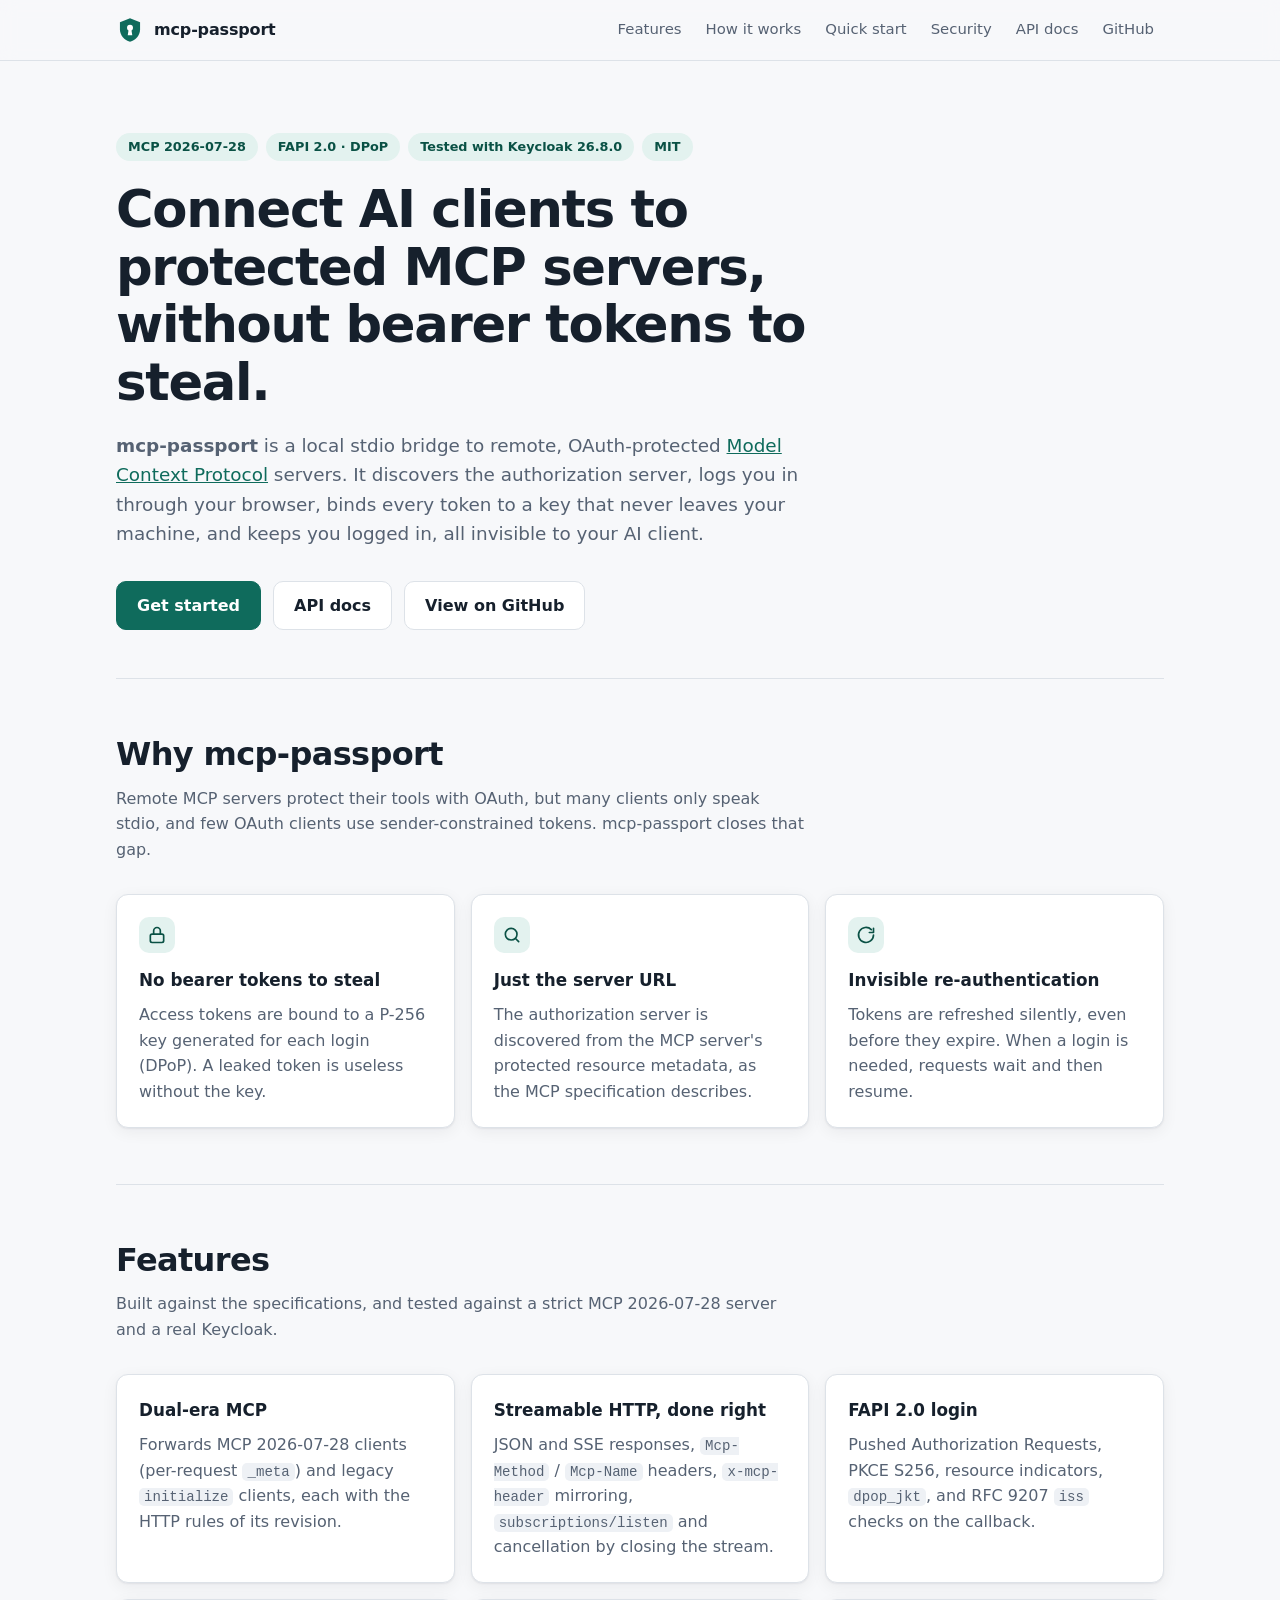
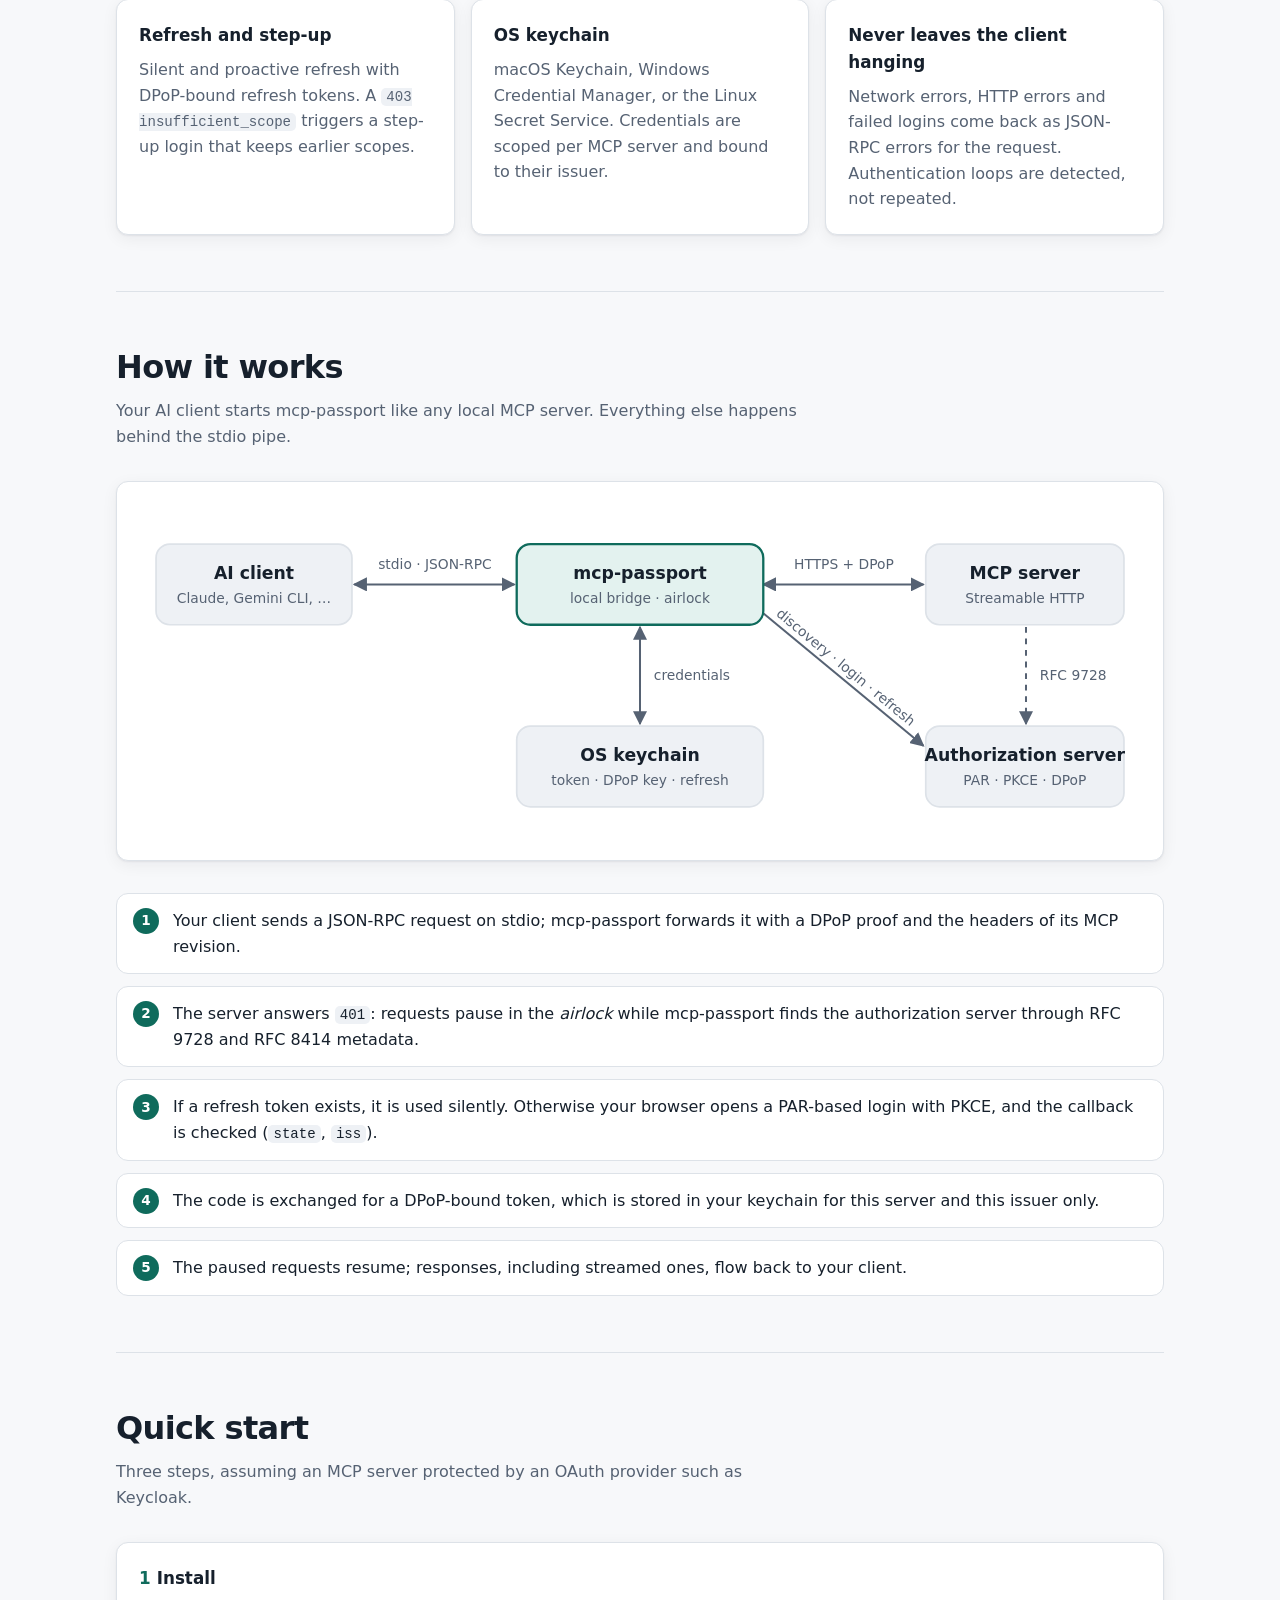
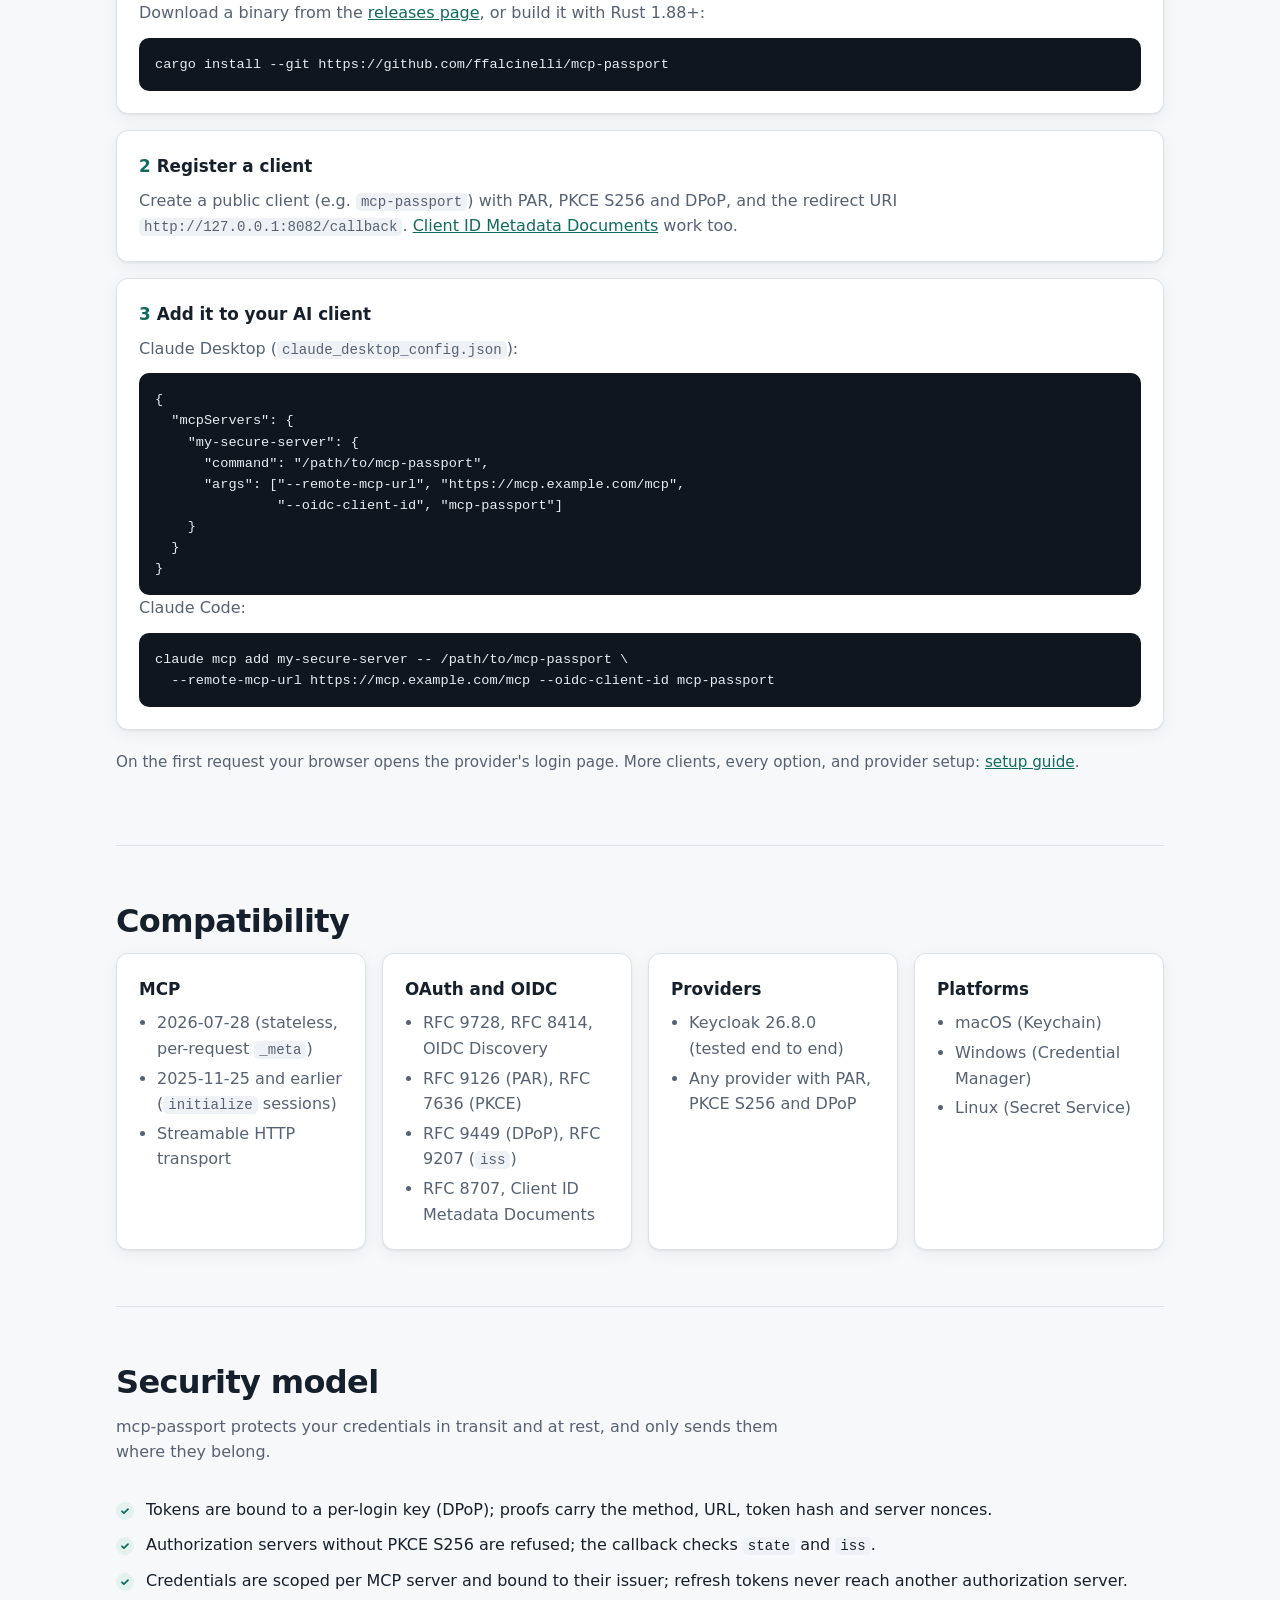
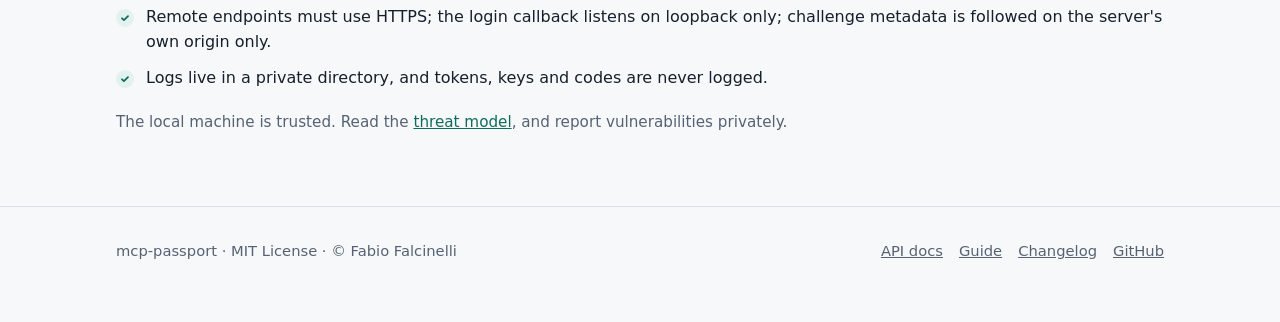
<file: site/index.html>
<!doctype html>
<html lang="en">
<head>
  <meta charset="utf-8">
  <meta name="viewport" content="width=device-width, initial-scale=1">
  <title>mcp-passport</title>
  <meta name="description" content="A local stdio bridge that connects AI clients to OAuth-protected remote MCP servers, with FAPI 2.0 security: PAR, PKCE and DPoP-bound tokens.">
  <meta property="og:title" content="mcp-passport">
  <meta property="og:description" content="Connect AI clients to OAuth-protected MCP servers with DPoP-bound tokens, spec-compliant discovery and silent re-authentication.">
  <meta property="og:type" content="website">
  <meta name="theme-color" content="#0f6b5c">
  <link rel="icon" href="favicon.svg" type="image/svg+xml">
  <link rel="stylesheet" href="style.css">
</head>
<body>
  <header class="site-header">
    <div class="wrap">
      <a class="brand" href="./" aria-label="mcp-passport home">
        <svg viewBox="0 0 32 32" aria-hidden="true">
          <path class="shield" d="M16 2.5 4.5 7v8.2c0 7.1 4.9 12.4 11.5 14.3 6.6-1.9 11.5-7.2 11.5-14.3V7L16 2.5Z"/>
          <circle class="keyhole" cx="16" cy="13.5" r="3.4"/>
          <path class="keyhole" d="M14.4 15.8h3.2l1 6.2h-5.2l1-6.2Z"/>
        </svg>
        mcp-passport
      </a>
      <nav class="site-nav" aria-label="Main">
        <a class="optional" href="#features">Features</a>
        <a class="optional" href="#how-it-works">How it works</a>
        <a class="optional" href="#quick-start">Quick start</a>
        <a class="optional" href="#security">Security</a>
        <a href="latest/mcp_passport/">API docs</a>
        <a href="https://github.com/ffalcinelli/mcp-passport">GitHub</a>
      </nav>
    </div>
  </header>

  <main>
    <div class="wrap">
      <section class="hero" aria-labelledby="hero-title">
        <ul class="eyebrow" aria-label="Highlights">
          <li>MCP 2026-07-28</li>
          <li>FAPI 2.0 · DPoP</li>
          <li>Tested with Keycloak 26.8.0</li>
          <li>MIT</li>
        </ul>
        <h1 id="hero-title">Connect AI clients to protected MCP servers, without bearer tokens to steal.</h1>
        <p class="lead">
          <strong>mcp-passport</strong> is a local stdio bridge to remote, OAuth-protected
          <a href="https://modelcontextprotocol.io">Model Context Protocol</a> servers. It discovers the
          authorization server, logs you in through your browser, binds every token to a key that
          never leaves your machine, and keeps you logged in, all invisible to your AI client.
        </p>
        <div class="actions">
          <a class="button primary" href="#quick-start">Get started</a>
          <a class="button" href="latest/mcp_passport/">API docs</a>
          <a class="button" href="https://github.com/ffalcinelli/mcp-passport">View on GitHub</a>
        </div>
      </section>

      <section id="why" aria-labelledby="why-title">
        <h2 id="why-title">Why mcp-passport</h2>
        <p class="section-lead">
          Remote MCP servers protect their tools with OAuth, but many clients only speak stdio, and few
          OAuth clients use sender-constrained tokens. mcp-passport closes that gap.
        </p>
        <div class="grid">
          <article class="card">
            <div class="icon" aria-hidden="true">
              <svg viewBox="0 0 24 24" fill="none" stroke="currentColor" stroke-width="2" stroke-linecap="round" stroke-linejoin="round"><rect x="4" y="11" width="16" height="10" rx="2"/><path d="M8 11V7a4 4 0 0 1 8 0v4"/></svg>
            </div>
            <h3>No bearer tokens to steal</h3>
            <p>Access tokens are bound to a P-256 key generated for each login (DPoP). A leaked token is useless without the key.</p>
          </article>
          <article class="card">
            <div class="icon" aria-hidden="true">
              <svg viewBox="0 0 24 24" fill="none" stroke="currentColor" stroke-width="2" stroke-linecap="round" stroke-linejoin="round"><circle cx="11" cy="11" r="7"/><path d="m20 20-3.5-3.5"/></svg>
            </div>
            <h3>Just the server URL</h3>
            <p>The authorization server is discovered from the MCP server's protected resource metadata, as the MCP specification describes.</p>
          </article>
          <article class="card">
            <div class="icon" aria-hidden="true">
              <svg viewBox="0 0 24 24" fill="none" stroke="currentColor" stroke-width="2" stroke-linecap="round" stroke-linejoin="round"><path d="M21 12a9 9 0 1 1-2.6-6.4"/><path d="M21 4v5h-5"/></svg>
            </div>
            <h3>Invisible re-authentication</h3>
            <p>Tokens are refreshed silently, even before they expire. When a login is needed, requests wait and then resume.</p>
          </article>
        </div>
      </section>

      <section id="features" aria-labelledby="features-title">
        <h2 id="features-title">Features</h2>
        <p class="section-lead">Built against the specifications, and tested against a strict MCP 2026-07-28 server and a real Keycloak.</p>
        <div class="grid">
          <article class="card">
            <h3>Dual-era MCP</h3>
            <p>Forwards MCP 2026-07-28 clients (per-request <code>_meta</code>) and legacy <code>initialize</code> clients, each with the HTTP rules of its revision.</p>
          </article>
          <article class="card">
            <h3>Streamable HTTP, done right</h3>
            <p>JSON and SSE responses, <code>Mcp-Method</code> / <code>Mcp-Name</code> headers, <code>x-mcp-header</code> mirroring, <code>subscriptions/listen</code> and cancellation by closing the stream.</p>
          </article>
          <article class="card">
            <h3>FAPI 2.0 login</h3>
            <p>Pushed Authorization Requests, PKCE S256, resource indicators, <code>dpop_jkt</code>, and RFC 9207 <code>iss</code> checks on the callback.</p>
          </article>
          <article class="card">
            <h3>Refresh and step-up</h3>
            <p>Silent and proactive refresh with DPoP-bound refresh tokens. A <code>403 insufficient_scope</code> triggers a step-up login that keeps earlier scopes.</p>
          </article>
          <article class="card">
            <h3>OS keychain</h3>
            <p>macOS Keychain, Windows Credential Manager, or the Linux Secret Service. Credentials are scoped per MCP server and bound to their issuer.</p>
          </article>
          <article class="card">
            <h3>Never leaves the client hanging</h3>
            <p>Network errors, HTTP errors and failed logins come back as JSON-RPC errors for the request. Authentication loops are detected, not repeated.</p>
          </article>
        </div>
      </section>

      <section id="how-it-works" aria-labelledby="how-title">
        <h2 id="how-title">How it works</h2>
        <p class="section-lead">Your AI client starts mcp-passport like any local MCP server. Everything else happens behind the stdio pipe.</p>
        <figure class="diagram">
          <svg viewBox="0 0 880 300" role="img" aria-labelledby="diagram-title diagram-desc">
            <title id="diagram-title">mcp-passport architecture</title>
            <desc id="diagram-desc">The AI client talks JSON-RPC over stdio to mcp-passport. mcp-passport talks HTTPS with DPoP proofs to the MCP server, keeps credentials in the OS keychain, and uses the authorization server for discovery, login and refresh. The MCP server points to its authorization server through RFC 9728 metadata.</desc>
            <defs>
              <marker id="arrow" viewBox="0 0 10 10" refX="9" refY="5" markerWidth="7" markerHeight="7" orient="auto-start-reverse">
                <path class="arrowhead" d="M0 0 10 5 0 10z"/>
              </marker>
            </defs>

            <line class="edge" x1="192" y1="75" x2="331" y2="75" marker-start="url(#arrow)" marker-end="url(#arrow)"/>
            <text class="edge-label" x="262" y="62" text-anchor="middle">stdio · JSON-RPC</text>

            <line class="edge" x1="547" y1="75" x2="686" y2="75" marker-start="url(#arrow)" marker-end="url(#arrow)"/>
            <text class="edge-label" x="617" y="62" text-anchor="middle">HTTPS + DPoP</text>

            <line class="edge" x1="440" y1="112" x2="440" y2="196" marker-start="url(#arrow)" marker-end="url(#arrow)"/>
            <text class="edge-label" x="452" y="158">credentials</text>

            <line class="edge" x1="547" y1="100" x2="686" y2="215" marker-end="url(#arrow)"/>
            <text class="edge-label" x="616" y="150" text-anchor="middle" transform="rotate(39.6 616 150)">discovery · login · refresh</text>

            <line class="edge" x1="775" y1="112" x2="775" y2="196" stroke-dasharray="5 5" marker-end="url(#arrow)"/>
            <text class="edge-label" x="787" y="158">RFC 9728</text>

            <g class="node">
              <rect x="20" y="40" width="170" height="70" rx="12"/>
              <text x="105" y="70" text-anchor="middle">AI client</text>
              <text class="sub" x="105" y="91" text-anchor="middle">Claude, Gemini CLI, …</text>
            </g>
            <g class="node main">
              <rect x="333" y="40" width="214" height="70" rx="12"/>
              <text x="440" y="70" text-anchor="middle">mcp-passport</text>
              <text class="sub" x="440" y="91" text-anchor="middle">local bridge · airlock</text>
            </g>
            <g class="node">
              <rect x="688" y="40" width="172" height="70" rx="12"/>
              <text x="774" y="70" text-anchor="middle">MCP server</text>
              <text class="sub" x="774" y="91" text-anchor="middle">Streamable HTTP</text>
            </g>
            <g class="node">
              <rect x="333" y="198" width="214" height="70" rx="12"/>
              <text x="440" y="228" text-anchor="middle">OS keychain</text>
              <text class="sub" x="440" y="249" text-anchor="middle">token · DPoP key · refresh</text>
            </g>
            <g class="node">
              <rect x="688" y="198" width="172" height="70" rx="12"/>
              <text x="774" y="228" text-anchor="middle">Authorization server</text>
              <text class="sub" x="774" y="249" text-anchor="middle">PAR · PKCE · DPoP</text>
            </g>
          </svg>
        </figure>
        <p class="diagram-hint">Scroll the diagram sideways to see all of it.</p>
        <ol class="steps">
          <li>Your client sends a JSON-RPC request on stdio; mcp-passport forwards it with a DPoP proof and the headers of its MCP revision.</li>
          <li>The server answers <code>401</code>: requests pause in the <em>airlock</em> while mcp-passport finds the authorization server through RFC 9728 and RFC 8414 metadata.</li>
          <li>If a refresh token exists, it is used silently. Otherwise your browser opens a PAR-based login with PKCE, and the callback is checked (<code>state</code>, <code>iss</code>).</li>
          <li>The code is exchanged for a DPoP-bound token, which is stored in your keychain for this server and this issuer only.</li>
          <li>The paused requests resume; responses, including streamed ones, flow back to your client.</li>
        </ol>
      </section>

      <section id="quick-start" aria-labelledby="quick-title">
        <h2 id="quick-title">Quick start</h2>
        <p class="section-lead">Three steps, assuming an MCP server protected by an OAuth provider such as Keycloak.</p>
        <div class="quickstart">
          <article class="card">
            <h3><span class="num">1</span>Install</h3>
            <p>Download a binary from the <a href="https://github.com/ffalcinelli/mcp-passport/releases">releases page</a>, or build it with Rust 1.88+:</p>
            <pre><code>cargo install --git https://github.com/ffalcinelli/mcp-passport</code></pre>
          </article>
          <article class="card">
            <h3><span class="num">2</span>Register a client</h3>
            <p>Create a public client (e.g. <code>mcp-passport</code>) with PAR, PKCE S256 and DPoP, and the redirect URI <code>http://127.0.0.1:8082/callback</code>. <a href="https://github.com/ffalcinelli/mcp-passport/blob/main/GUIDE.md#client-registration">Client ID Metadata Documents</a> work too.</p>
          </article>
          <article class="card">
            <h3><span class="num">3</span>Add it to your AI client</h3>
            <p>Claude Desktop (<code>claude_desktop_config.json</code>):</p>
            <pre><code>{
  "mcpServers": {
    "my-secure-server": {
      "command": "/path/to/mcp-passport",
      "args": ["--remote-mcp-url", "https://mcp.example.com/mcp",
               "--oidc-client-id", "mcp-passport"]
    }
  }
}</code></pre>
            <p>Claude Code:</p>
            <pre><code>claude mcp add my-secure-server -- /path/to/mcp-passport \
  --remote-mcp-url https://mcp.example.com/mcp --oidc-client-id mcp-passport</code></pre>
          </article>
        </div>
        <p class="note">On the first request your browser opens the provider's login page. More clients, every option, and provider setup: <a href="https://github.com/ffalcinelli/mcp-passport/blob/main/GUIDE.md">setup guide</a>.</p>
      </section>

      <section id="compatibility" aria-labelledby="compat-title">
        <h2 id="compat-title">Compatibility</h2>
        <div class="specs">
          <article class="card">
            <h3>MCP</h3>
            <ul>
              <li>2026-07-28 (stateless, per-request <code>_meta</code>)</li>
              <li>2025-11-25 and earlier (<code>initialize</code> sessions)</li>
              <li>Streamable HTTP transport</li>
            </ul>
          </article>
          <article class="card">
            <h3>OAuth and OIDC</h3>
            <ul>
              <li>RFC 9728, RFC 8414, OIDC Discovery</li>
              <li>RFC 9126 (PAR), RFC 7636 (PKCE)</li>
              <li>RFC 9449 (DPoP), RFC 9207 (<code>iss</code>)</li>
              <li>RFC 8707, Client ID Metadata Documents</li>
            </ul>
          </article>
          <article class="card">
            <h3>Providers</h3>
            <ul>
              <li>Keycloak 26.8.0 (tested end to end)</li>
              <li>Any provider with PAR, PKCE S256 and DPoP</li>
            </ul>
          </article>
          <article class="card">
            <h3>Platforms</h3>
            <ul>
              <li>macOS (Keychain)</li>
              <li>Windows (Credential Manager)</li>
              <li>Linux (Secret Service)</li>
            </ul>
          </article>
        </div>
      </section>

      <section id="security" aria-labelledby="security-title">
        <h2 id="security-title">Security model</h2>
        <p class="section-lead">mcp-passport protects your credentials in transit and at rest, and only sends them where they belong.</p>
        <ul class="checklist">
          <li>Tokens are bound to a per-login key (DPoP); proofs carry the method, URL, token hash and server nonces.</li>
          <li>Authorization servers without PKCE S256 are refused; the callback checks <code>state</code> and <code>iss</code>.</li>
          <li>Credentials are scoped per MCP server and bound to their issuer; refresh tokens never reach another authorization server.</li>
          <li>Remote endpoints must use HTTPS; the login callback listens on loopback only; challenge metadata is followed on the server's own origin only.</li>
          <li>Logs live in a private directory, and tokens, keys and codes are never logged.</li>
        </ul>
        <p class="note">The local machine is trusted. Read the <a href="https://github.com/ffalcinelli/mcp-passport/blob/main/SECURITY.md">threat model</a>, and report vulnerabilities privately.</p>
      </section>
    </div>
  </main>

  <footer class="site-footer">
    <div class="wrap">
      <span>mcp-passport · MIT License · © Fabio Falcinelli</span>
      <nav aria-label="Footer">
        <a href="latest/mcp_passport/">API docs</a>
        <a href="https://github.com/ffalcinelli/mcp-passport/blob/main/GUIDE.md">Guide</a>
        <a href="https://github.com/ffalcinelli/mcp-passport/blob/main/CHANGELOG.md">Changelog</a>
        <a href="https://github.com/ffalcinelli/mcp-passport">GitHub</a>
      </nav>
    </div>
  </footer>
</body>
</html>
</file>
<file: site/style.css>
:root {
  --bg: #f7f8fa;
  --surface: #ffffff;
  --surface-2: #eef1f5;
  --text: #16202c;
  --muted: #566273;
  --border: #dde2e8;
  --accent: #0f6b5c;
  --accent-strong: #0a5145;
  --accent-soft: #e3f2ef;
  --accent-text: #ffffff;
  --code-bg: #10161f;
  --code-text: #e6edf3;
  --shadow: 0 1px 2px rgba(16, 24, 40, 0.06), 0 4px 16px rgba(16, 24, 40, 0.06);
  --radius: 12px;
  --mono: ui-monospace, SFMono-Regular, "SF Mono", Menlo, Consolas, "Liberation Mono", monospace;
  color-scheme: light;
}

@media (prefers-color-scheme: dark) {
  :root {
    --bg: #0d1117;
    --surface: #151b23;
    --surface-2: #1c2430;
    --text: #e6edf3;
    --muted: #9aa7b6;
    --border: #2a3441;
    --accent: #3fc1a5;
    --accent-strong: #6fd6bf;
    --accent-soft: #12302b;
    --accent-text: #06231d;
    --code-bg: #0a0e14;
    --code-text: #e6edf3;
    --shadow: none;
    color-scheme: dark;
  }
}

* {
  box-sizing: border-box;
}

html {
  scroll-behavior: smooth;
}

body {
  margin: 0;
  background: var(--bg);
  color: var(--text);
  font: 16px/1.6 system-ui, -apple-system, "Segoe UI", Roboto, "Helvetica Neue", Arial, sans-serif;
  -webkit-font-smoothing: antialiased;
}

a {
  color: var(--accent);
}

a:hover {
  color: var(--accent-strong);
}

:focus-visible {
  outline: 3px solid var(--accent);
  outline-offset: 2px;
  border-radius: 4px;
}

.wrap {
  max-width: 1080px;
  margin: 0 auto;
  padding: 0 16px;
}

/* Header */
.site-header {
  position: sticky;
  top: 0;
  z-index: 10;
  background: color-mix(in srgb, var(--bg) 88%, transparent);
  backdrop-filter: blur(8px);
  border-bottom: 1px solid var(--border);
}

.site-header .wrap {
  display: flex;
  align-items: center;
  justify-content: space-between;
  gap: 16px;
  min-height: 60px;
}

.brand {
  white-space: nowrap;
  display: flex;
  align-items: center;
  gap: 10px;
  color: var(--text);
  font-weight: 700;
  text-decoration: none;
  letter-spacing: -0.01em;
}

.brand svg {
  width: 28px;
  height: 28px;
  flex: none;
}

.brand .shield {
  fill: var(--accent);
}

.brand .keyhole {
  fill: var(--accent-text);
}

.site-nav {
  display: flex;
  gap: 4px;
  flex-wrap: wrap;
  justify-content: flex-end;
}

.site-nav a {
  color: var(--muted);
  text-decoration: none;
  font-size: 0.93rem;
  padding: 6px 10px;
  border-radius: 8px;
}

.site-nav a:hover {
  color: var(--text);
  background: var(--surface-2);
}

/* Hero */
.hero {
  padding: 72px 0 48px;
}

.eyebrow {
  display: inline-flex;
  flex-wrap: wrap;
  gap: 8px;
  margin: 0 0 20px;
  padding: 0;
  list-style: none;
}

.eyebrow li {
  font-size: 0.8rem;
  font-weight: 600;
  color: var(--accent-strong);
  background: var(--accent-soft);
  border-radius: 999px;
  padding: 4px 12px;
}

.hero h1 {
  font-size: clamp(2rem, 5vw, 3.2rem);
  line-height: 1.12;
  letter-spacing: -0.025em;
  margin: 0 0 20px;
  max-width: 20ch;
}

.hero .lead {
  font-size: 1.15rem;
  color: var(--muted);
  max-width: 62ch;
  margin: 0 0 32px;
}

.actions {
  display: flex;
  flex-wrap: wrap;
  gap: 12px;
}

.button {
  display: inline-flex;
  align-items: center;
  gap: 8px;
  padding: 11px 20px;
  border-radius: 10px;
  font-weight: 600;
  text-decoration: none;
  border: 1px solid var(--border);
  color: var(--text);
  background: var(--surface);
}

.button:hover {
  color: var(--text);
  border-color: var(--muted);
}

.button.primary {
  background: var(--accent);
  border-color: var(--accent);
  color: var(--accent-text);
}

.button.primary:hover {
  background: var(--accent-strong);
  border-color: var(--accent-strong);
  color: var(--accent-text);
}

/* Sections */
section {
  padding: 56px 0;
}

section + section {
  border-top: 1px solid var(--border);
}

h2 {
  font-size: clamp(1.5rem, 3vw, 2rem);
  letter-spacing: -0.02em;
  line-height: 1.2;
  margin: 0 0 12px;
}

.section-lead {
  color: var(--muted);
  max-width: 68ch;
  margin: 0 0 32px;
}

h3 {
  font-size: 1.05rem;
  margin: 0 0 8px;
}

.grid {
  display: grid;
  gap: 16px;
  grid-template-columns: repeat(auto-fit, minmax(min(100%, 280px), 1fr));
}

.card {
  min-width: 0;
  background: var(--surface);
  border: 1px solid var(--border);
  border-radius: var(--radius);
  padding: 22px;
  box-shadow: var(--shadow);
}

.card p {
  margin: 0;
  color: var(--muted);
}

.card .icon {
  width: 36px;
  height: 36px;
  border-radius: 10px;
  display: grid;
  place-items: center;
  background: var(--accent-soft);
  color: var(--accent-strong);
  margin-bottom: 14px;
}

.card .icon svg {
  width: 20px;
  height: 20px;
}

/* Diagram */
.diagram {
  margin: 0 0 32px;
  overflow-x: auto;
  background: var(--surface);
  border: 1px solid var(--border);
  border-radius: var(--radius);
  padding: 16px;
  box-shadow: var(--shadow);
  margin-bottom: 32px;
}

.diagram svg {
  display: block;
  width: 100%;
  min-width: 640px;
  height: auto;
}

.diagram-hint {
  display: none;
  margin: -24px 0 24px;
  font-size: 0.85rem;
  color: var(--muted);
}

@media (max-width: 680px) {
  .diagram-hint {
    display: block;
  }
}

.diagram .node rect {
  fill: var(--surface-2);
  stroke: var(--border);
  stroke-width: 1.5;
}

.diagram .node.main rect {
  fill: var(--accent-soft);
  stroke: var(--accent);
  stroke-width: 2;
}

.diagram .node text {
  fill: var(--text);
  font: 600 15px system-ui, sans-serif;
}

.diagram .node .sub {
  fill: var(--muted);
  font: 400 12px system-ui, sans-serif;
}

.diagram .edge {
  stroke: var(--muted);
  stroke-width: 1.75;
  fill: none;
}

.diagram .edge-label {
  fill: var(--muted);
  font: 500 12px system-ui, sans-serif;
}

.diagram .arrowhead {
  fill: var(--muted);
}

.steps {
  counter-reset: step;
  list-style: none;
  padding: 0;
  margin: 0;
  display: grid;
  gap: 12px;
}

.steps li {
  counter-increment: step;
  position: relative;
  padding: 14px 16px 14px 56px;
  background: var(--surface);
  border: 1px solid var(--border);
  border-radius: var(--radius);
}

.steps li::before {
  content: counter(step);
  position: absolute;
  left: 16px;
  top: 14px;
  width: 26px;
  height: 26px;
  border-radius: 50%;
  display: grid;
  place-items: center;
  font-size: 0.85rem;
  font-weight: 700;
  background: var(--accent);
  color: var(--accent-text);
}

/* Code */
code {
  font-family: var(--mono);
  font-size: 0.88em;
  background: var(--surface-2);
  border-radius: 5px;
  padding: 1px 5px;
}

pre {
  margin: 12px 0 0;
  background: var(--code-bg);
  color: var(--code-text);
  border-radius: 10px;
  padding: 16px;
  overflow-x: auto;
  font-size: 0.85rem;
  line-height: 1.55;
}

pre code {
  background: none;
  padding: 0;
  font-size: inherit;
  color: inherit;
}

.quickstart {
  display: grid;
  grid-template-columns: minmax(0, 1fr);
  gap: 16px;
}

.card code {
  overflow-wrap: anywhere;
}

.quickstart .card p + pre {
  margin-top: 12px;
}

.quickstart h3 .num {
  color: var(--accent);
  margin-right: 6px;
}

/* Compatibility */
.specs {
  display: grid;
  gap: 16px;
  grid-template-columns: repeat(auto-fit, minmax(min(100%, 240px), 1fr));
}

.specs ul {
  margin: 0;
  padding-left: 18px;
  color: var(--muted);
}

.specs li + li {
  margin-top: 4px;
}

.checklist {
  list-style: none;
  padding: 0;
  margin: 0;
  display: grid;
  gap: 10px;
}

.checklist li {
  position: relative;
  padding-left: 30px;
}

.checklist li::before {
  content: "";
  position: absolute;
  left: 0;
  top: 5px;
  width: 18px;
  height: 18px;
  border-radius: 50%;
  background: var(--accent-soft)
    url("data:image/svg+xml,%3Csvg xmlns='http://www.w3.org/2000/svg' viewBox='0 0 20 20' fill='none' stroke='%230f6b5c' stroke-width='3' stroke-linecap='round' stroke-linejoin='round'%3E%3Cpath d='M5 10.5l3.2 3L15 7'/%3E%3C/svg%3E")
    center / 12px no-repeat;
}

.note {
  color: var(--muted);
  font-size: 0.95rem;
  margin-top: 20px;
}

/* Footer */
.site-footer {
  border-top: 1px solid var(--border);
  padding: 32px 0 48px;
  color: var(--muted);
  font-size: 0.92rem;
}

.site-footer .wrap {
  display: flex;
  flex-wrap: wrap;
  justify-content: space-between;
  gap: 16px;
}

.site-footer nav {
  display: flex;
  flex-wrap: wrap;
  gap: 16px;
}

.site-footer a {
  color: var(--muted);
}

.site-footer a:hover {
  color: var(--text);
}

@media (max-width: 640px) {
  .hero {
    padding: 48px 0 32px;
  }

  section {
    padding: 40px 0;
  }

  .site-nav .optional {
    display: none;
  }

  .site-nav a {
    padding: 6px 8px;
  }
}

@media (prefers-reduced-motion: reduce) {
  html {
    scroll-behavior: auto;
  }
}

@media (prefers-color-scheme: dark) {
  .checklist li::before {
    background-image: url("data:image/svg+xml,%3Csvg xmlns='http://www.w3.org/2000/svg' viewBox='0 0 20 20' fill='none' stroke='%233fc1a5' stroke-width='3' stroke-linecap='round' stroke-linejoin='round'%3E%3Cpath d='M5 10.5l3.2 3L15 7'/%3E%3C/svg%3E");
  }
}
</file>
